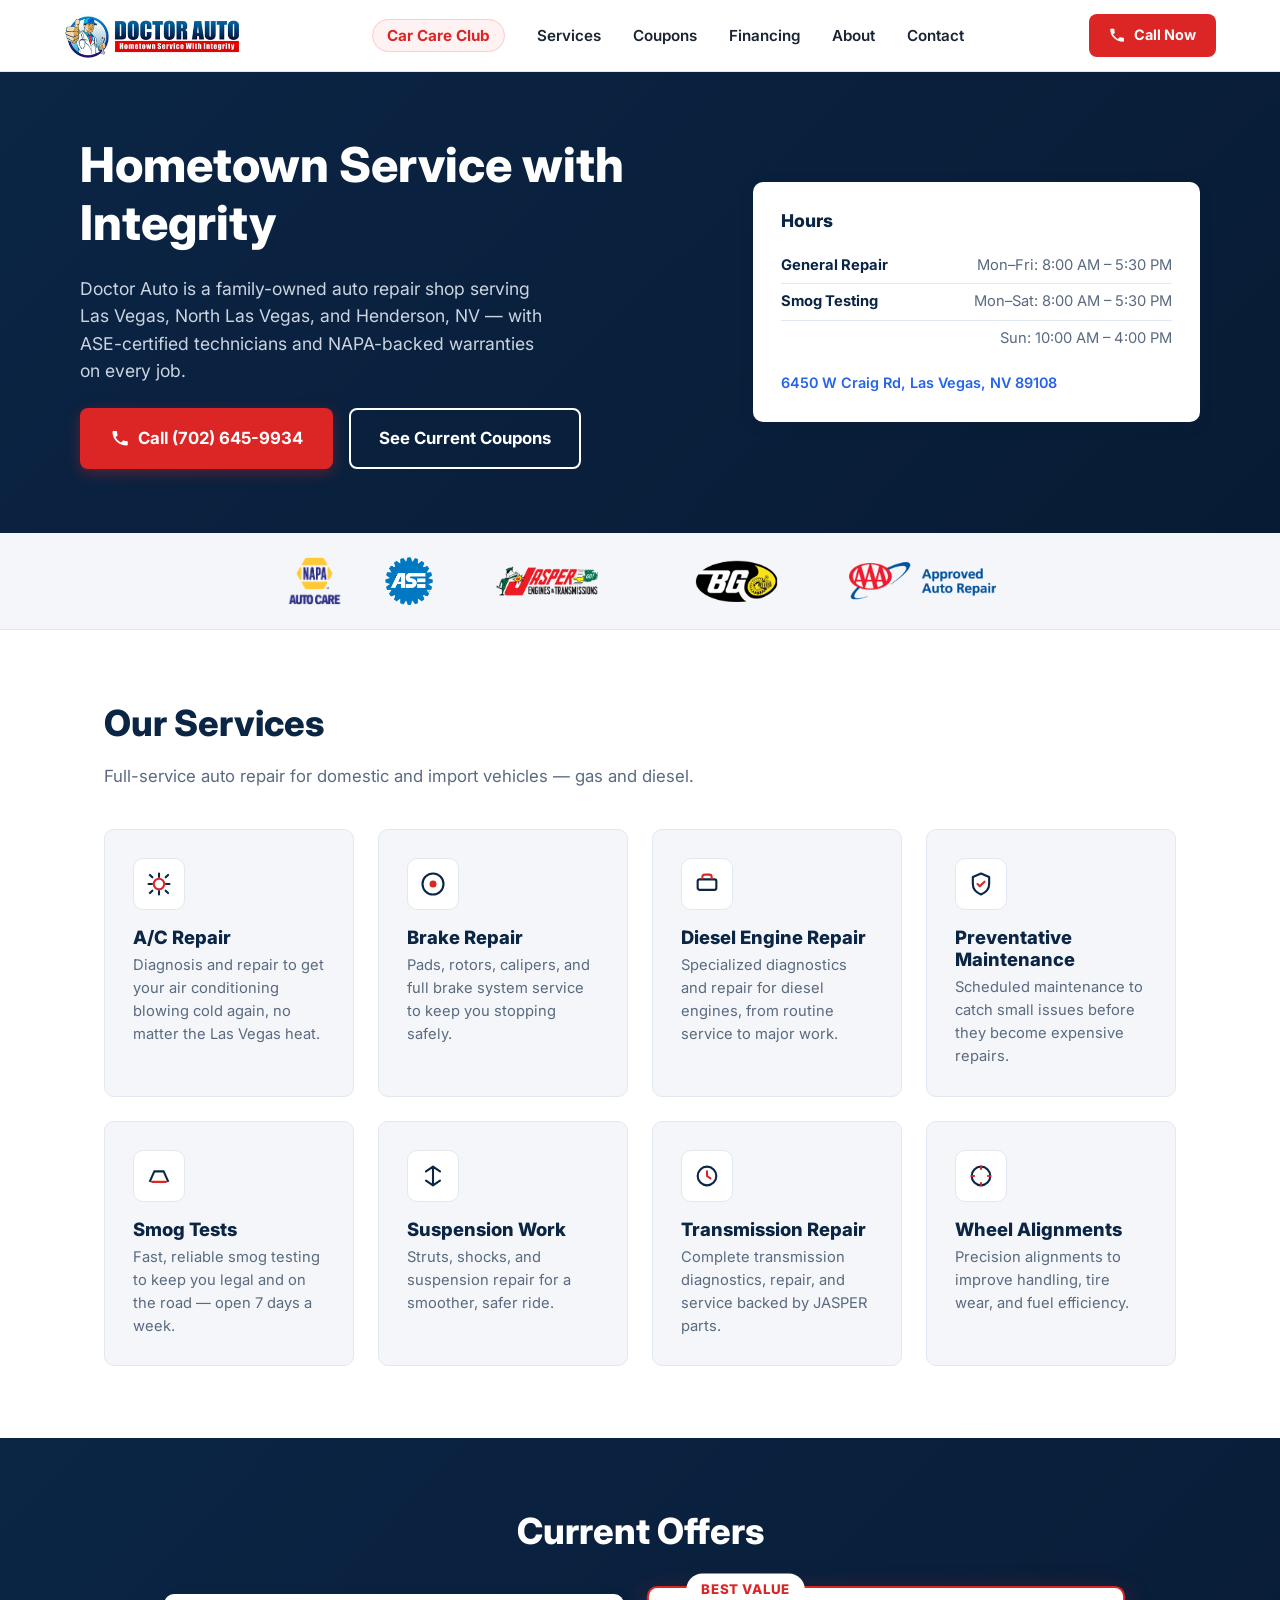
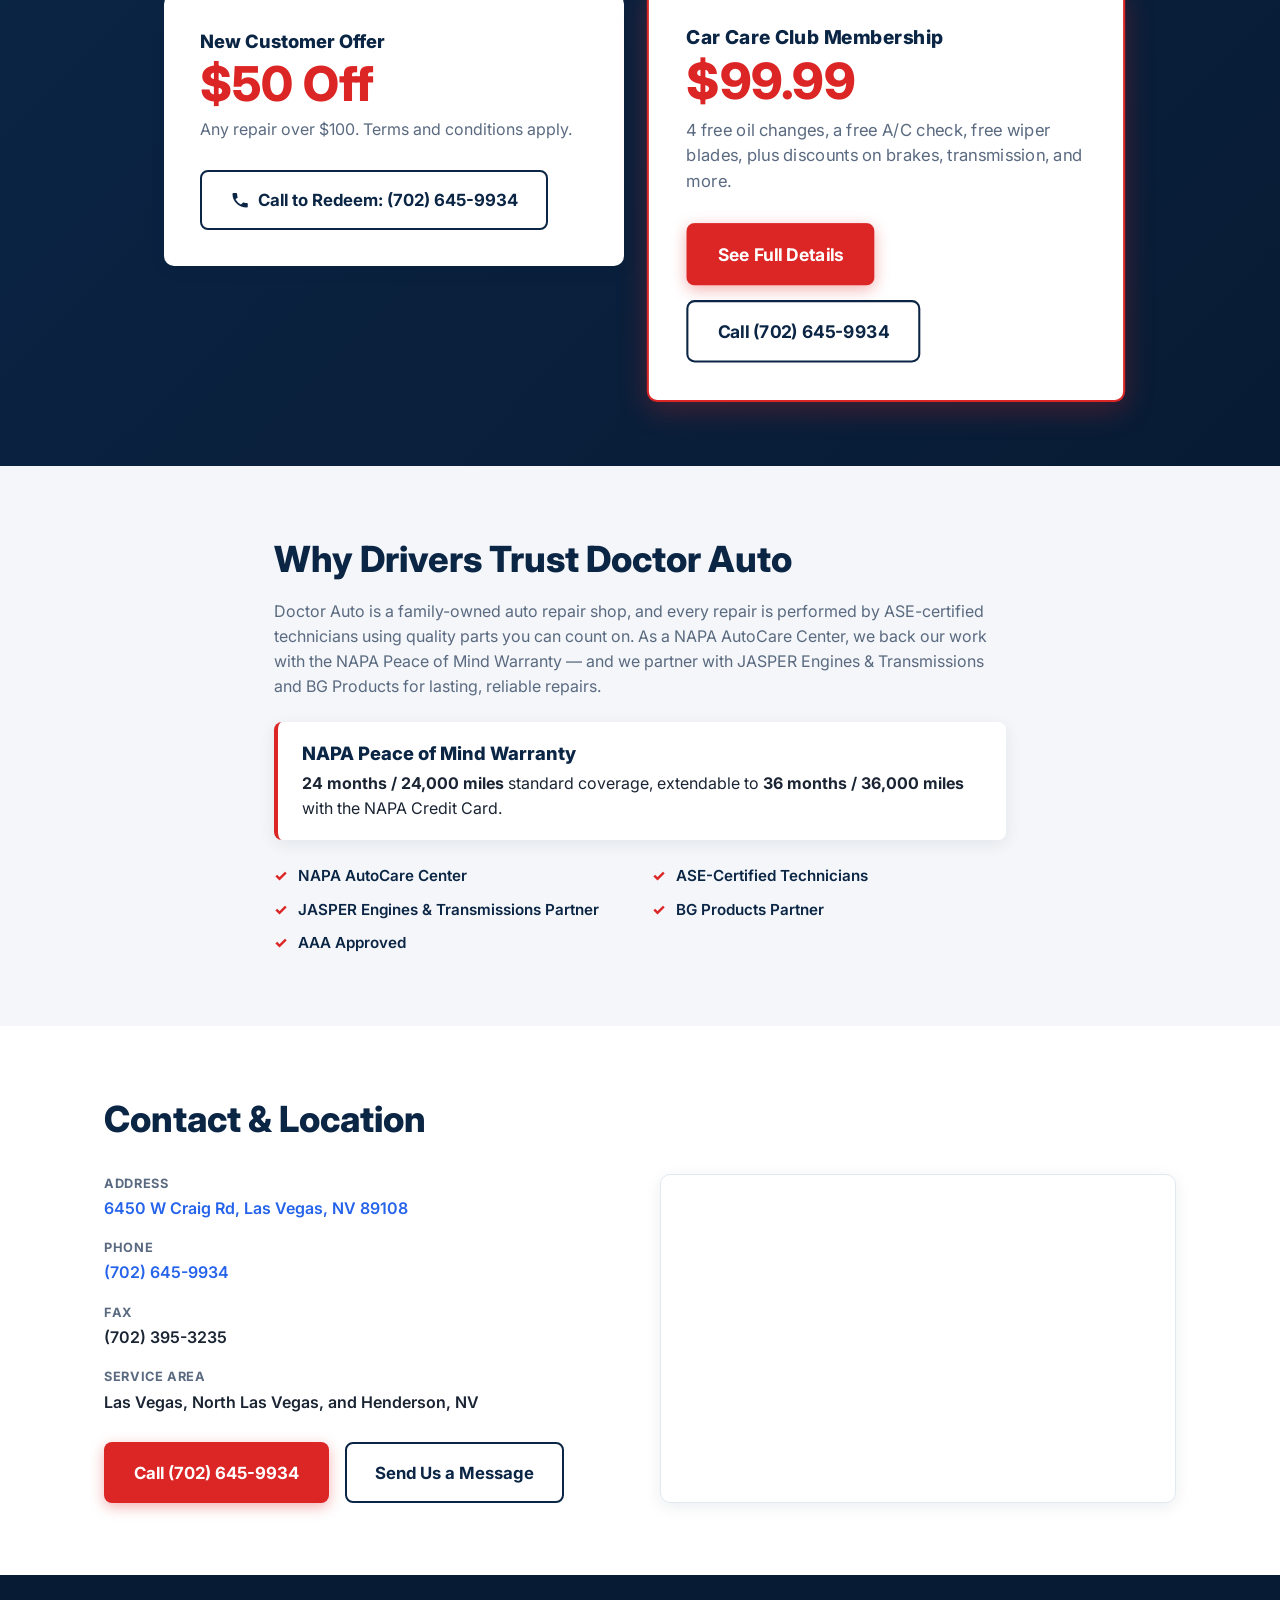
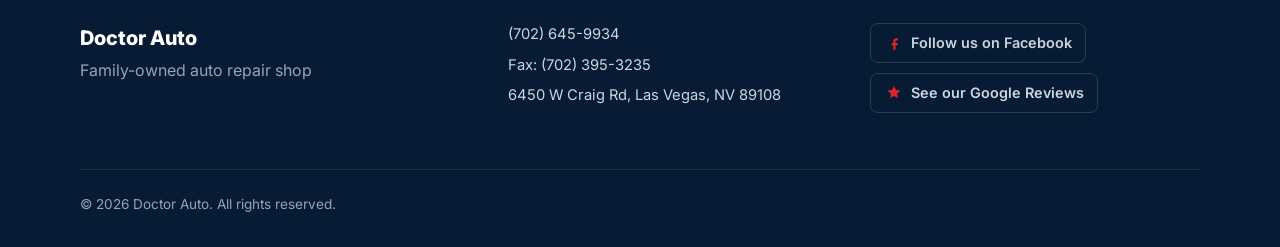
<file: index.html>
<!DOCTYPE html>
<html lang="en">
<head>
<meta charset="UTF-8">
<meta name="viewport" content="width=device-width, initial-scale=1.0">
<title>Doctor Auto | Auto Repair Las Vegas, NV</title>
<meta name="description" content="Doctor Auto is a family-owned auto repair shop in Las Vegas, NV serving Las Vegas, North Las Vegas, and Henderson. ASE-certified technicians, NAPA AutoCare Center. Brakes, transmissions, A/C, smog tests, and more.">
<meta name="theme-color" content="#0b2545">
<link rel="preconnect" href="https://fonts.googleapis.com">
<link rel="preconnect" href="https://fonts.gstatic.com" crossorigin>
<link href="https://fonts.googleapis.com/css2?family=Inter:wght@400;500;600;700;800&display=swap" rel="stylesheet">
<link rel="icon" href="assets/favicon.ico" sizes="any">
<link rel="icon" type="image/png" sizes="32x32" href="assets/favicon-32.png">
<link rel="icon" type="image/png" sizes="16x16" href="assets/favicon-16.png">
<link rel="apple-touch-icon" href="assets/favicon-180.png">
<link rel="stylesheet" href="styles.css">
</head>
<body>

<a class="skip-link" href="#main">Skip to content</a>

<header class="site-header" id="site-header">
  <div class="header-inner">
    <a href="#top" class="logo" aria-label="Doctor Auto home">
      <img src="assets/logo.png" alt="Doctor Auto - Hometown Service With Integrity" class="logo-img" width="350" height="84">
    </a>

    <nav class="main-nav" id="main-nav" aria-label="Primary">
      <ul>
        <li><a href="car-care-club.html" class="nav-highlight">Car Care Club</a></li>
        <li><a href="#services">Services</a></li>
        <li><a href="#coupons">Coupons</a></li>
        <li><a href="financing.html">Financing</a></li>
        <li><a href="#about">About</a></li>
        <li><a href="#contact">Contact</a></li>
      </ul>
    </nav>

    <div class="header-actions">
      <a class="btn btn-call" href="tel:+17026459934" aria-label="Call Doctor Auto now at (702) 645-9934">
        <svg aria-hidden="true" width="18" height="18" viewBox="0 0 24 24" fill="none"><path d="M6.6 10.8c1.4 2.8 3.8 5.2 6.6 6.6l2.2-2.2c.3-.3.7-.4 1.1-.3 1.2.4 2.5.6 3.8.6.6 0 1 .4 1 1V20c0 .6-.4 1-1 1C10.4 21 3 13.6 3 4.7c0-.6.4-1 1-1h3.5c.6 0 1 .4 1 1 0 1.3.2 2.6.6 3.8.1.4 0 .8-.3 1.1L6.6 10.8z" fill="currentColor"/></svg>
        <span>Call Now</span>
      </a>
      <button class="menu-toggle" id="menu-toggle" aria-label="Toggle navigation menu" aria-expanded="false" aria-controls="main-nav">
        <span></span><span></span><span></span>
      </button>
    </div>
  </div>
</header>

<main id="main">

  <!-- HERO -->
  <section class="hero" id="top">
    <div class="hero-inner">
      <div class="hero-copy">
        <h1>Hometown Service with Integrity</h1>
        <p class="hero-sub">Doctor Auto is a family-owned auto repair shop serving Las Vegas, North Las Vegas, and Henderson, NV &mdash; with ASE-certified technicians and NAPA-backed warranties on every job.</p>
        <div class="hero-cta">
          <a class="btn btn-primary btn-lg" href="tel:+17026459934">
            <svg aria-hidden="true" width="20" height="20" viewBox="0 0 24 24" fill="none"><path d="M6.6 10.8c1.4 2.8 3.8 5.2 6.6 6.6l2.2-2.2c.3-.3.7-.4 1.1-.3 1.2.4 2.5.6 3.8.6.6 0 1 .4 1 1V20c0 .6-.4 1-1 1C10.4 21 3 13.6 3 4.7c0-.6.4-1 1-1h3.5c.6 0 1 .4 1 1 0 1.3.2 2.6.6 3.8.1.4 0 .8-.3 1.1L6.6 10.8z" fill="currentColor"/></svg>
            Call (702) 645-9934
          </a>
          <a class="btn btn-outline-light btn-lg" href="#coupons">See Current Coupons</a>
        </div>
      </div>

      <aside class="hours-card" aria-label="Business hours">
        <h2>Hours</h2>
        <dl>
          <div class="hours-row">
            <dt>General Repair</dt>
            <dd>Mon&ndash;Fri: 8:00 AM &ndash; 5:30 PM</dd>
          </div>
          <div class="hours-row">
            <dt>Smog Testing</dt>
            <dd>Mon&ndash;Sat: 8:00 AM &ndash; 5:30 PM</dd>
          </div>
          <div class="hours-row">
            <dt></dt>
            <dd>Sun: 10:00 AM &ndash; 4:00 PM</dd>
          </div>
        </dl>
        <a class="hours-address" href="https://maps.google.com/?q=6450+W+Craig+Rd,+Las+Vegas,+NV+89108" target="_blank" rel="noopener noreferrer">
          6450 W Craig Rd, Las Vegas, NV 89108
        </a>
      </aside>
    </div>
  </section>

  <!-- TRUST BAR -->
  <section class="trust-bar" aria-label="Certifications and partners">
    <div class="trust-inner">
      <img src="assets/napa-autocare.png" alt="NAPA AutoCare Center" class="trust-logo">
      <img src="assets/ase-certified.png" alt="ASE Certified Technicians" class="trust-logo">
      <img src="assets/jasper-engines.png" alt="JASPER Engines &amp; Transmissions" class="trust-logo">
      <img src="assets/bg-fluids.png" alt="BG Products" class="trust-logo">
      <img src="assets/aaa-approved.png" alt="AAA Approved" class="trust-logo">
    </div>
  </section>

  <!-- SERVICES -->
  <section class="services" id="services">
    <div class="section-inner">
      <h2>Our Services</h2>
      <p class="section-lead">Full-service auto repair for domestic and import vehicles &mdash; gas and diesel.</p>

      <div class="services-grid">

        <article class="service-card">
          <span class="service-icon" aria-hidden="true">
            <svg width="28" height="28" viewBox="0 0 24 24" fill="none"><path d="M12 3v3M12 18v3M4.2 4.2l2.1 2.1M17.7 17.7l2.1 2.1M3 12h3M18 12h3M4.2 19.8l2.1-2.1M17.7 6.3l2.1-2.1" stroke="#0b2545" stroke-width="1.8" stroke-linecap="round"/><circle cx="12" cy="12" r="4.5" stroke="#dc2626" stroke-width="1.8"/></svg>
          </span>
          <h3>A/C Repair</h3>
          <p>Diagnosis and repair to get your air conditioning blowing cold again, no matter the Las Vegas heat.</p>
        </article>

        <article class="service-card">
          <span class="service-icon" aria-hidden="true">
            <svg width="28" height="28" viewBox="0 0 24 24" fill="none"><circle cx="12" cy="12" r="9" stroke="#0b2545" stroke-width="1.8"/><circle cx="12" cy="12" r="3" fill="#dc2626"/></svg>
          </span>
          <h3>Brake Repair</h3>
          <p>Pads, rotors, calipers, and full brake system service to keep you stopping safely.</p>
        </article>

        <article class="service-card">
          <span class="service-icon" aria-hidden="true">
            <svg width="28" height="28" viewBox="0 0 24 24" fill="none"><rect x="4" y="8" width="16" height="9" rx="1.5" stroke="#0b2545" stroke-width="1.8"/><path d="M8 8V6a2 2 0 0 1 2-2h4a2 2 0 0 1 2 2v2" stroke="#dc2626" stroke-width="1.8"/></svg>
          </span>
          <h3>Diesel Engine Repair</h3>
          <p>Specialized diagnostics and repair for diesel engines, from routine service to major work.</p>
        </article>

        <article class="service-card">
          <span class="service-icon" aria-hidden="true">
            <svg width="28" height="28" viewBox="0 0 24 24" fill="none"><path d="M12 3l7 3v6c0 5-3.5 7.5-7 9-3.5-1.5-7-4-7-9V6l7-3z" stroke="#0b2545" stroke-width="1.8" stroke-linejoin="round"/><path d="M9 12l2 2 4-4" stroke="#dc2626" stroke-width="1.8" stroke-linecap="round" stroke-linejoin="round"/></svg>
          </span>
          <h3>Preventative Maintenance</h3>
          <p>Scheduled maintenance to catch small issues before they become expensive repairs.</p>
        </article>

        <article class="service-card">
          <span class="service-icon" aria-hidden="true">
            <svg width="28" height="28" viewBox="0 0 24 24" fill="none"><path d="M4 17l4-9h8l4 9" stroke="#0b2545" stroke-width="1.8" stroke-linejoin="round"/><path d="M6 17h12" stroke="#dc2626" stroke-width="1.8" stroke-linecap="round"/></svg>
          </span>
          <h3>Smog Tests</h3>
          <p>Fast, reliable smog testing to keep you legal and on the road &mdash; open 7 days a week.</p>
        </article>

        <article class="service-card">
          <span class="service-icon" aria-hidden="true">
            <svg width="28" height="28" viewBox="0 0 24 24" fill="none"><path d="M12 4v16M6 8l6-4 6 4M6 16l6 4 6-4" stroke="#0b2545" stroke-width="1.8" stroke-linecap="round" stroke-linejoin="round"/></svg>
          </span>
          <h3>Suspension Work</h3>
          <p>Struts, shocks, and suspension repair for a smoother, safer ride.</p>
        </article>

        <article class="service-card">
          <span class="service-icon" aria-hidden="true">
            <svg width="28" height="28" viewBox="0 0 24 24" fill="none"><circle cx="12" cy="12" r="8" stroke="#0b2545" stroke-width="1.8"/><path d="M12 8v4l3 2" stroke="#dc2626" stroke-width="1.8" stroke-linecap="round"/></svg>
          </span>
          <h3>Transmission Repair</h3>
          <p>Complete transmission diagnostics, repair, and service backed by JASPER parts.</p>
        </article>

        <article class="service-card">
          <span class="service-icon" aria-hidden="true">
            <svg width="28" height="28" viewBox="0 0 24 24" fill="none"><circle cx="12" cy="12" r="8" stroke="#0b2545" stroke-width="1.8"/><path d="M12 4v2M12 18v2M4 12h2M18 12h2" stroke="#dc2626" stroke-width="1.8" stroke-linecap="round"/></svg>
          </span>
          <h3>Wheel Alignments</h3>
          <p>Precision alignments to improve handling, tire wear, and fuel efficiency.</p>
        </article>

      </div>
    </div>
  </section>

  <!-- PROMO -->
  <section class="promo" id="coupons">
    <div class="promo-inner">
      <h2>Current Offers</h2>

      <div class="promo-grid">

        <article class="promo-card">
          <h3>New Customer Offer</h3>
          <p class="promo-amount">$50 Off</p>
          <p class="promo-detail">Any repair over $100. Terms and conditions apply.</p>
          <a class="btn btn-outline btn-lg" href="tel:+17026459934">
            <svg aria-hidden="true" width="20" height="20" viewBox="0 0 24 24" fill="none"><path d="M6.6 10.8c1.4 2.8 3.8 5.2 6.6 6.6l2.2-2.2c.3-.3.7-.4 1.1-.3 1.2.4 2.5.6 3.8.6.6 0 1 .4 1 1V20c0 .6-.4 1-1 1C10.4 21 3 13.6 3 4.7c0-.6.4-1 1-1h3.5c.6 0 1 .4 1 1 0 1.3.2 2.6.6 3.8.1.4 0 .8-.3 1.1L6.6 10.8z" fill="currentColor"/></svg>
            Call to Redeem: (702) 645-9934
          </a>
        </article>

        <article class="promo-card promo-card-featured">
          <span class="promo-badge">Best Value</span>
          <h3>Car Care Club Membership</h3>
          <p class="promo-amount">$99.99</p>
          <p class="promo-detail">4 free oil changes, a free A/C check, free wiper blades, plus discounts on brakes, transmission, and more.</p>
          <div class="promo-card-actions">
            <a class="btn btn-primary btn-lg" href="car-care-club.html">See Full Details</a>
            <a class="btn btn-outline btn-lg" href="tel:+17026459934">Call (702) 645-9934</a>
          </div>
        </article>

      </div>
    </div>
  </section>

  <!-- ABOUT -->
  <section class="about" id="about">
    <div class="section-inner about-inner">
      <div class="about-copy">
        <h2>Why Drivers Trust Doctor Auto</h2>
        <p>Doctor Auto is a family-owned auto repair shop, and every repair is performed by ASE-certified technicians using quality parts you can count on. As a NAPA AutoCare Center, we back our work with the NAPA Peace of Mind Warranty &mdash; and we partner with JASPER Engines &amp; Transmissions and BG Products for lasting, reliable repairs.</p>

        <div class="warranty-callout">
          <h3>NAPA Peace of Mind Warranty</h3>
          <p><strong>24 months / 24,000 miles</strong> standard coverage, extendable to <strong>36 months / 36,000 miles</strong> with the NAPA Credit Card.</p>
        </div>

        <ul class="credential-list">
          <li>NAPA AutoCare Center</li>
          <li>ASE-Certified Technicians</li>
          <li>JASPER Engines &amp; Transmissions Partner</li>
          <li>BG Products Partner</li>
          <li>AAA Approved</li>
        </ul>
      </div>
    </div>
  </section>

  <!-- CONTACT -->
  <section class="contact" id="contact">
    <div class="section-inner">
      <h2>Contact &amp; Location</h2>
      <div class="contact-grid">
        <div class="contact-info">
          <ul class="contact-list">
            <li>
              <span class="contact-label">Address</span>
              <a href="https://maps.google.com/?q=6450+W+Craig+Rd,+Las+Vegas,+NV+89108" target="_blank" rel="noopener noreferrer">6450 W Craig Rd, Las Vegas, NV 89108</a>
            </li>
            <li>
              <span class="contact-label">Phone</span>
              <a href="tel:+17026459934">(702) 645-9934</a>
            </li>
            <li>
              <span class="contact-label">Fax</span>
              <span>(702) 395-3235</span>
            </li>
            <li>
              <span class="contact-label">Service Area</span>
              <span>Las Vegas, North Las Vegas, and Henderson, NV</span>
            </li>
          </ul>

          <div class="contact-cta-row">
            <a class="btn btn-primary btn-lg" href="tel:+17026459934">Call (702) 645-9934</a>
            <a class="btn btn-outline btn-lg" href="contact.html">Send Us a Message</a>
          </div>
        </div>

        <div class="map-wrap">
          <iframe
            title="Map showing Doctor Auto location at 6450 W Craig Rd, Las Vegas, NV 89108"
            src="https://www.google.com/maps?q=6450+W+Craig+Rd,+Las+Vegas,+NV+89108&output=embed"
            width="100%" height="100%" style="border:0;" allowfullscreen="" loading="lazy"
            referrerpolicy="no-referrer-when-downgrade">
          </iframe>
        </div>
      </div>
    </div>
  </section>

</main>

<footer class="site-footer">
  <div class="footer-inner">
    <div class="footer-brand">
      <span class="logo-text">Doctor Auto</span>
      <p>Family-owned auto repair shop</p>
    </div>
    <ul class="footer-contact">
      <li><a href="tel:+17026459934">(702) 645-9934</a></li>
      <li>Fax: (702) 395-3235</li>
      <li><a href="https://maps.google.com/?q=6450+W+Craig+Rd,+Las+Vegas,+NV+89108" target="_blank" rel="noopener noreferrer">6450 W Craig Rd, Las Vegas, NV 89108</a></li>
    </ul>
    <ul class="footer-social" aria-label="Doctor Auto on social media">
      <li>
        <a href="https://www.facebook.com/DrAutoCraigRd" target="_blank" rel="noopener noreferrer" aria-label="Doctor Auto on Facebook">
          <svg aria-hidden="true" width="18" height="18" viewBox="0 0 24 24" fill="none"><path d="M15 8.5h2V5.5h-2c-2.2 0-4 1.8-4 4V12H9v3h2v6h3v-6h2.3l.7-3H14v-2c0-.6.4-1.5 1-1.5z" fill="currentColor"/></svg>
          Follow us on Facebook
        </a>
      </li>
      <li>
        <a href="https://www.google.com/search?q=Doctor+Auto+Las+Vegas+Reviews" target="_blank" rel="noopener noreferrer" aria-label="Doctor Auto reviews on Google">
          <svg aria-hidden="true" width="18" height="18" viewBox="0 0 24 24" fill="none"><path d="M12 2.5l2.6 5.4 5.9.8-4.3 4.2 1 5.9L12 15.9l-5.2 2.9 1-5.9-4.3-4.2 5.9-.8L12 2.5z" fill="currentColor"/></svg>
          See our Google Reviews
        </a>
      </li>
    </ul>
    <p class="footer-copy">&copy; <span id="year"></span> Doctor Auto. All rights reserved.</p>
  </div>
</footer>

<script src="script.js"></script>
</body>
</html>
</file>
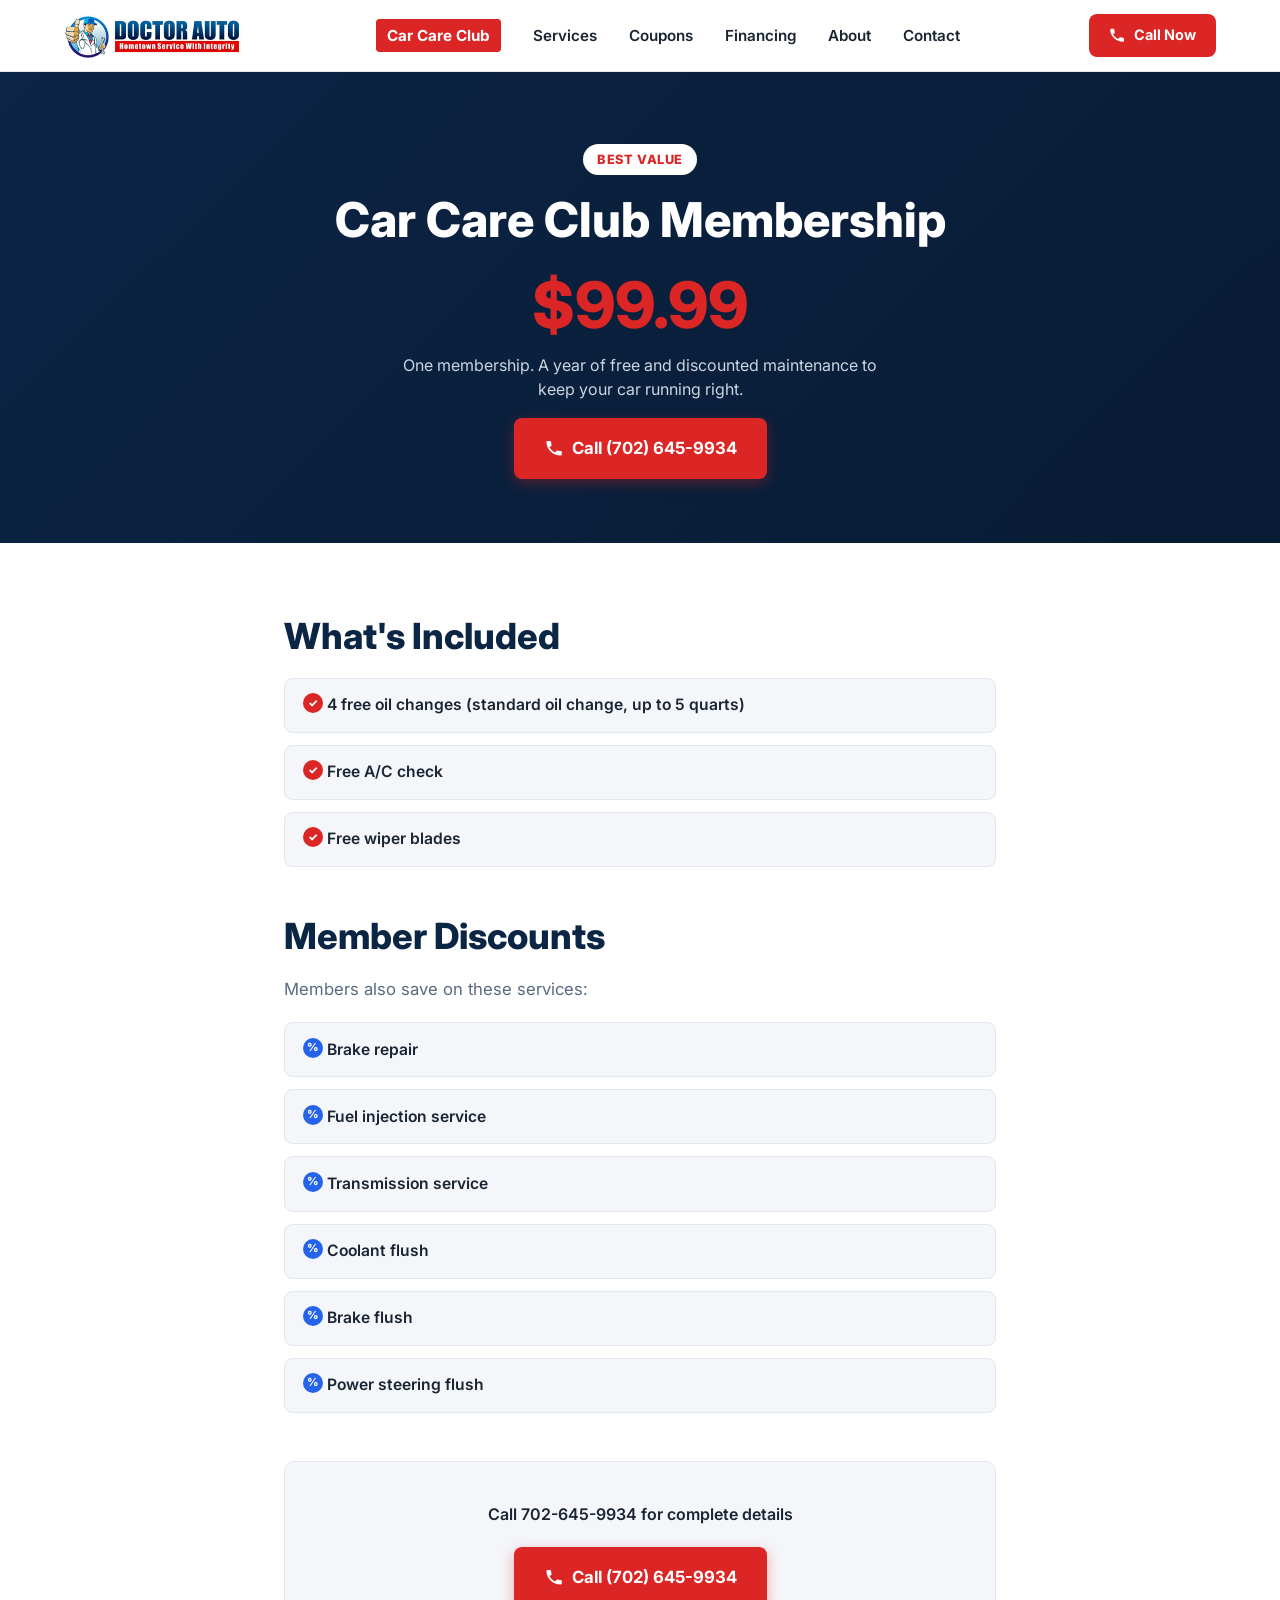
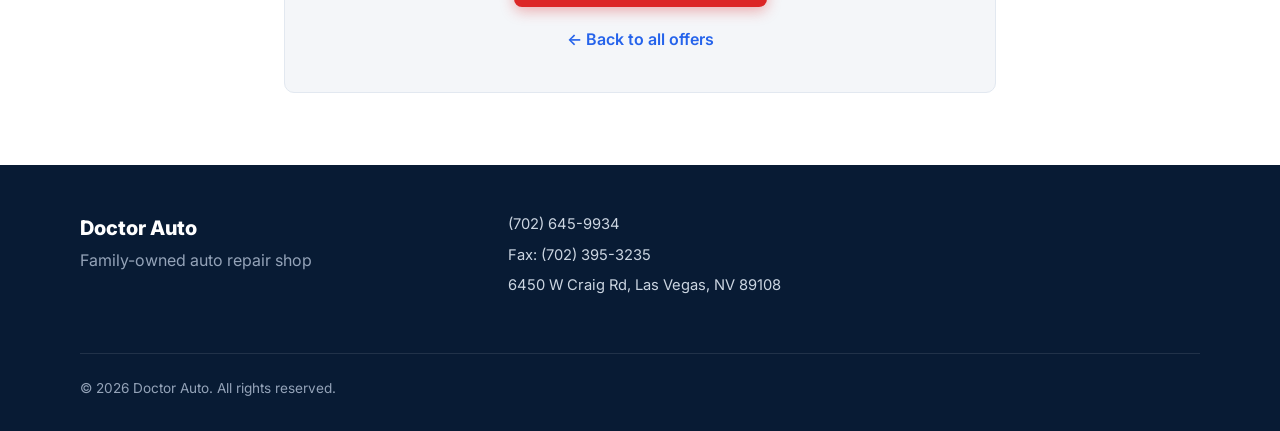
<file: car-care-club.html>
<!DOCTYPE html>
<html lang="en">
<head>
<meta charset="UTF-8">
<meta name="viewport" content="width=device-width, initial-scale=1.0">
<title>Car Care Club Membership | Doctor Auto | Las Vegas, NV</title>
<meta name="description" content="Join the Doctor Auto Car Care Club for $99.99: 4 free oil changes, a free A/C check, free wiper blades, and discounts on brake, transmission, coolant, and power steering service in Las Vegas, NV.">
<meta name="theme-color" content="#0b2545">
<link rel="preconnect" href="https://fonts.googleapis.com">
<link rel="preconnect" href="https://fonts.gstatic.com" crossorigin>
<link href="https://fonts.googleapis.com/css2?family=Inter:wght@400;500;600;700;800&display=swap" rel="stylesheet">
<link rel="icon" href="assets/favicon.ico" sizes="any">
<link rel="icon" type="image/png" sizes="32x32" href="assets/favicon-32.png">
<link rel="icon" type="image/png" sizes="16x16" href="assets/favicon-16.png">
<link rel="apple-touch-icon" href="assets/favicon-180.png">
<link rel="stylesheet" href="styles.css">
</head>
<body>

<a class="skip-link" href="#main">Skip to content</a>

<header class="site-header" id="site-header">
  <div class="header-inner">
    <a href="index.html" class="logo" aria-label="Doctor Auto home">
      <img src="assets/logo.png" alt="Doctor Auto - Hometown Service With Integrity" class="logo-img" width="350" height="84">
    </a>

    <nav class="main-nav" id="main-nav" aria-label="Primary">
      <ul>
        <li><a href="car-care-club.html" class="nav-highlight nav-current" aria-current="page">Car Care Club</a></li>
        <li><a href="index.html#services">Services</a></li>
        <li><a href="index.html#coupons">Coupons</a></li>
        <li><a href="financing.html">Financing</a></li>
        <li><a href="index.html#about">About</a></li>
        <li><a href="index.html#contact">Contact</a></li>
      </ul>
    </nav>

    <div class="header-actions">
      <a class="btn btn-call" href="tel:+17026459934" aria-label="Call Doctor Auto now at (702) 645-9934">
        <svg aria-hidden="true" width="18" height="18" viewBox="0 0 24 24" fill="none"><path d="M6.6 10.8c1.4 2.8 3.8 5.2 6.6 6.6l2.2-2.2c.3-.3.7-.4 1.1-.3 1.2.4 2.5.6 3.8.6.6 0 1 .4 1 1V20c0 .6-.4 1-1 1C10.4 21 3 13.6 3 4.7c0-.6.4-1 1-1h3.5c.6 0 1 .4 1 1 0 1.3.2 2.6.6 3.8.1.4 0 .8-.3 1.1L6.6 10.8z" fill="currentColor"/></svg>
        <span>Call Now</span>
      </a>
      <button class="menu-toggle" id="menu-toggle" aria-label="Toggle navigation menu" aria-expanded="false" aria-controls="main-nav">
        <span></span><span></span><span></span>
      </button>
    </div>
  </div>
</header>

<main id="main">

  <!-- CLUB HERO -->
  <section class="club-hero">
    <div class="club-hero-inner">
      <span class="promo-badge">Best Value</span>
      <h1>Car Care Club Membership</h1>
      <p class="club-hero-price">$99.99</p>
      <p class="club-hero-sub">One membership. A year of free and discounted maintenance to keep your car running right.</p>
      <a class="btn btn-primary btn-lg" href="tel:+17026459934">
        <svg aria-hidden="true" width="20" height="20" viewBox="0 0 24 24" fill="none"><path d="M6.6 10.8c1.4 2.8 3.8 5.2 6.6 6.6l2.2-2.2c.3-.3.7-.4 1.1-.3 1.2.4 2.5.6 3.8.6.6 0 1 .4 1 1V20c0 .6-.4 1-1 1C10.4 21 3 13.6 3 4.7c0-.6.4-1 1-1h3.5c.6 0 1 .4 1 1 0 1.3.2 2.6.6 3.8.1.4 0 .8-.3 1.1L6.6 10.8z" fill="currentColor"/></svg>
        Call (702) 645-9934
      </a>
    </div>
  </section>

  <!-- CLUB DETAILS -->
  <section class="club-details">
    <div class="section-inner club-details-inner">

      <div class="club-block">
        <h2>What's Included</h2>
        <ul class="club-list club-list-check">
          <li>4 free oil changes (standard oil change, up to 5 quarts)</li>
          <li>Free A/C check</li>
          <li>Free wiper blades</li>
        </ul>
      </div>

      <div class="club-block">
        <h2>Member Discounts</h2>
        <p class="section-lead">Members also save on these services:</p>
        <ul class="club-list club-list-discount">
          <li>Brake repair</li>
          <li>Fuel injection service</li>
          <li>Transmission service</li>
          <li>Coolant flush</li>
          <li>Brake flush</li>
          <li>Power steering flush</li>
        </ul>
      </div>

      <div class="club-cta">
        <p class="club-cta-text">Call 702-645-9934 for complete details</p>
        <a class="btn btn-primary btn-lg" href="tel:+17026459934">
          <svg aria-hidden="true" width="20" height="20" viewBox="0 0 24 24" fill="none"><path d="M6.6 10.8c1.4 2.8 3.8 5.2 6.6 6.6l2.2-2.2c.3-.3.7-.4 1.1-.3 1.2.4 2.5.6 3.8.6.6 0 1 .4 1 1V20c0 .6-.4 1-1 1C10.4 21 3 13.6 3 4.7c0-.6.4-1 1-1h3.5c.6 0 1 .4 1 1 0 1.3.2 2.6.6 3.8.1.4 0 .8-.3 1.1L6.6 10.8z" fill="currentColor"/></svg>
          Call (702) 645-9934
        </a>
        <a class="club-back-link" href="index.html#coupons">&larr; Back to all offers</a>
      </div>

    </div>
  </section>

</main>

<footer class="site-footer">
  <div class="footer-inner">
    <div class="footer-brand">
      <span class="logo-text">Doctor Auto</span>
      <p>Family-owned auto repair shop</p>
    </div>
    <ul class="footer-contact">
      <li><a href="tel:+17026459934">(702) 645-9934</a></li>
      <li>Fax: (702) 395-3235</li>
      <li><a href="https://maps.google.com/?q=6450+W+Craig+Rd,+Las+Vegas,+NV+89108" target="_blank" rel="noopener noreferrer">6450 W Craig Rd, Las Vegas, NV 89108</a></li>
    </ul>
    <p class="footer-copy">&copy; <span id="year"></span> Doctor Auto. All rights reserved.</p>
  </div>
</footer>

<script src="script.js"></script>
</body>
</html>
</file>
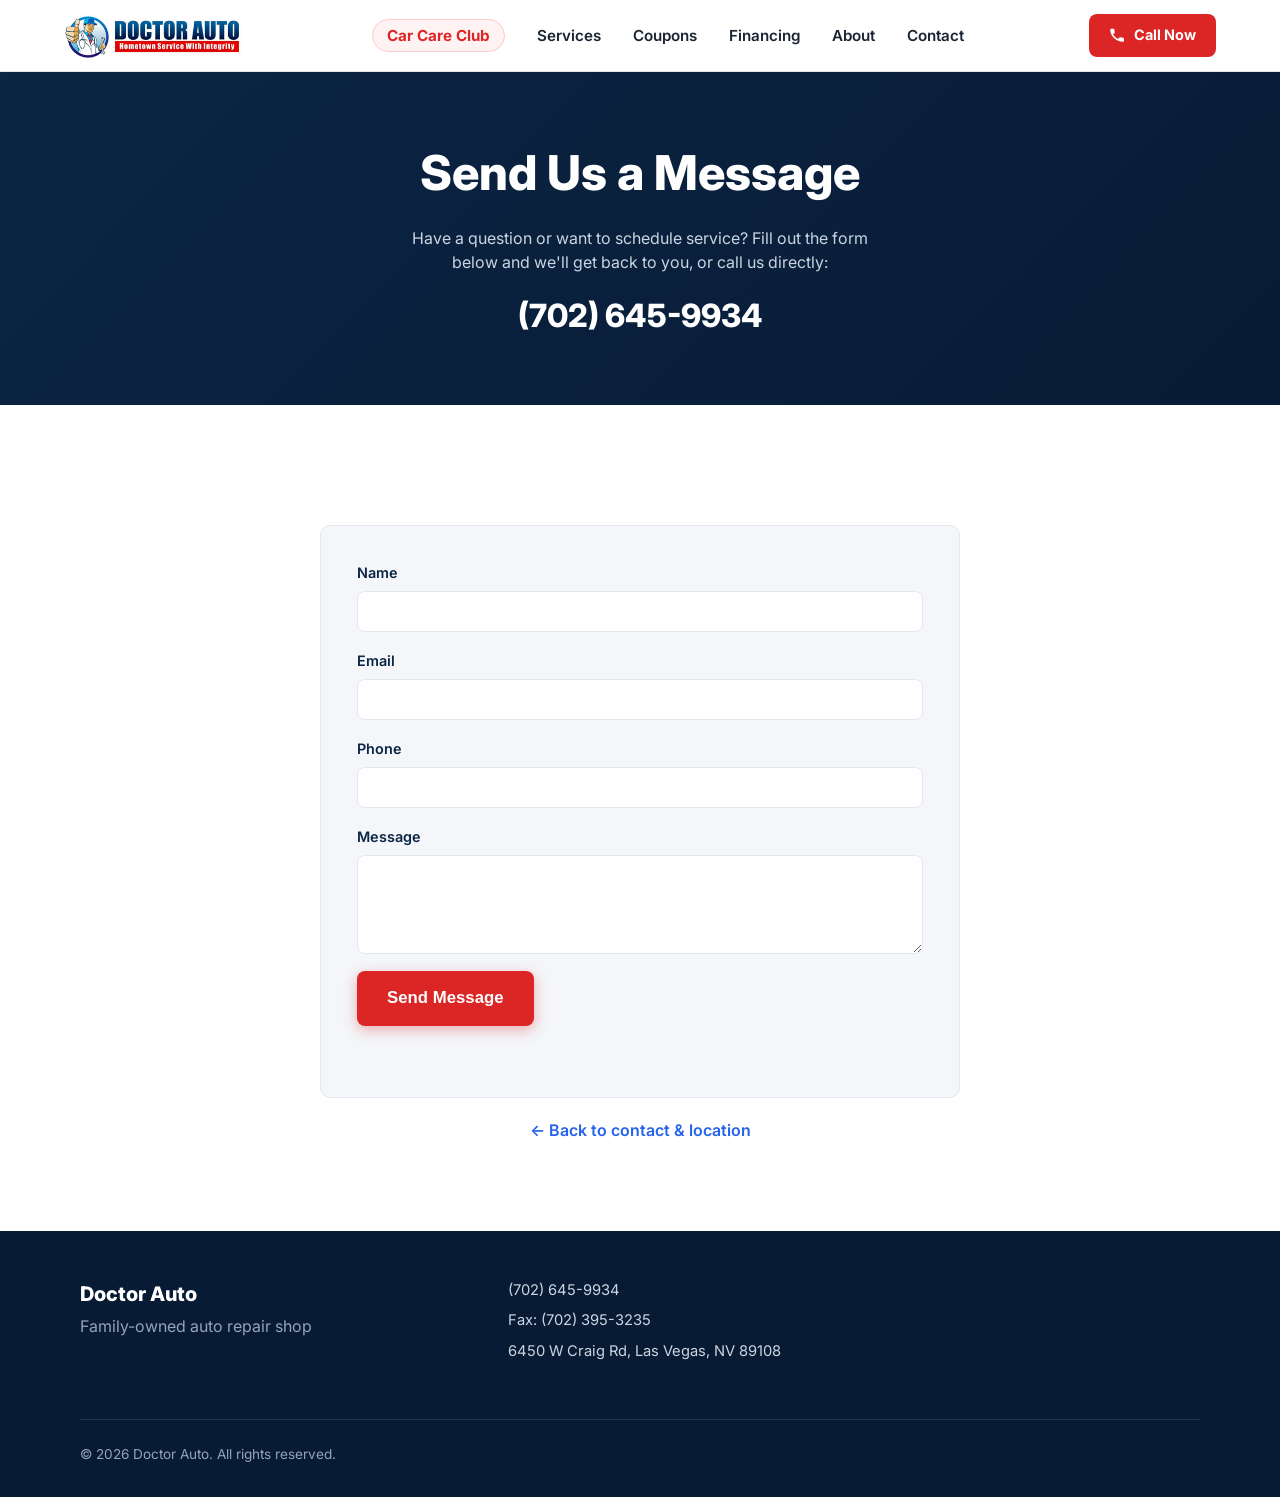
<file: contact.html>
<!DOCTYPE html>
<html lang="en">
<head>
<meta charset="UTF-8">
<meta name="viewport" content="width=device-width, initial-scale=1.0">
<title>Contact Us | Doctor Auto | Las Vegas, NV</title>
<meta name="description" content="Send Doctor Auto a message online, or call (702) 645-9934. Family-owned auto repair shop serving Las Vegas, North Las Vegas, and Henderson, NV.">
<meta name="theme-color" content="#0b2545">
<link rel="preconnect" href="https://fonts.googleapis.com">
<link rel="preconnect" href="https://fonts.gstatic.com" crossorigin>
<link href="https://fonts.googleapis.com/css2?family=Inter:wght@400;500;600;700;800&display=swap" rel="stylesheet">
<link rel="icon" href="assets/favicon.ico" sizes="any">
<link rel="icon" type="image/png" sizes="32x32" href="assets/favicon-32.png">
<link rel="icon" type="image/png" sizes="16x16" href="assets/favicon-16.png">
<link rel="apple-touch-icon" href="assets/favicon-180.png">
<link rel="stylesheet" href="styles.css">
</head>
<body>

<a class="skip-link" href="#main">Skip to content</a>

<header class="site-header" id="site-header">
  <div class="header-inner">
    <a href="index.html" class="logo" aria-label="Doctor Auto home">
      <img src="assets/logo.png" alt="Doctor Auto - Hometown Service With Integrity" class="logo-img" width="350" height="84">
    </a>

    <nav class="main-nav" id="main-nav" aria-label="Primary">
      <ul>
        <li><a href="car-care-club.html" class="nav-highlight">Car Care Club</a></li>
        <li><a href="index.html#services">Services</a></li>
        <li><a href="index.html#coupons">Coupons</a></li>
        <li><a href="financing.html">Financing</a></li>
        <li><a href="index.html#about">About</a></li>
        <li><a href="index.html#contact">Contact</a></li>
      </ul>
    </nav>

    <div class="header-actions">
      <a class="btn btn-call" href="tel:+17026459934" aria-label="Call Doctor Auto now at (702) 645-9934">
        <svg aria-hidden="true" width="18" height="18" viewBox="0 0 24 24" fill="none"><path d="M6.6 10.8c1.4 2.8 3.8 5.2 6.6 6.6l2.2-2.2c.3-.3.7-.4 1.1-.3 1.2.4 2.5.6 3.8.6.6 0 1 .4 1 1V20c0 .6-.4 1-1 1C10.4 21 3 13.6 3 4.7c0-.6.4-1 1-1h3.5c.6 0 1 .4 1 1 0 1.3.2 2.6.6 3.8.1.4 0 .8-.3 1.1L6.6 10.8z" fill="currentColor"/></svg>
        <span>Call Now</span>
      </a>
      <button class="menu-toggle" id="menu-toggle" aria-label="Toggle navigation menu" aria-expanded="false" aria-controls="main-nav">
        <span></span><span></span><span></span>
      </button>
    </div>
  </div>
</header>

<main id="main">

  <!-- CONTACT HERO -->
  <section class="club-hero">
    <div class="club-hero-inner">
      <h1>Send Us a Message</h1>
      <p class="club-hero-sub">Have a question or want to schedule service? Fill out the form below and we'll get back to you, or call us directly:</p>
      <a class="club-hero-phone" href="tel:+17026459934">(702) 645-9934</a>
    </div>
  </section>

  <!-- CONTACT FORM -->
  <section class="club-details">
    <div class="section-inner club-details-inner">

      <div class="contact-form-wrap">
        <form id="contact-form" class="contact-form" action="https://formspree.io/f/xaewrjky" method="POST">
          <div class="form-row">
            <label for="cf-name">Name</label>
            <input type="text" id="cf-name" name="name" required autocomplete="name">
          </div>
          <div class="form-row">
            <label for="cf-email">Email</label>
            <input type="email" id="cf-email" name="email" required autocomplete="email">
          </div>
          <div class="form-row">
            <label for="cf-phone">Phone</label>
            <input type="tel" id="cf-phone" name="phone" autocomplete="tel">
          </div>
          <div class="form-row">
            <label for="cf-message">Message</label>
            <textarea id="cf-message" name="message" rows="4" required></textarea>
          </div>

          <div class="form-honeypot" aria-hidden="true">
            <label for="cf-company">Company</label>
            <input type="text" id="cf-company" name="_gotcha" tabindex="-1" autocomplete="off">
          </div>

          <button type="submit" class="btn btn-primary btn-lg">Send Message</button>
          <p id="form-status" class="form-status" role="status" aria-live="polite"></p>
        </form>
      </div>

      <p class="club-back-link-wrap"><a class="club-back-link" href="index.html#contact">&larr; Back to contact &amp; location</a></p>

    </div>
  </section>

</main>

<footer class="site-footer">
  <div class="footer-inner">
    <div class="footer-brand">
      <span class="logo-text">Doctor Auto</span>
      <p>Family-owned auto repair shop</p>
    </div>
    <ul class="footer-contact">
      <li><a href="tel:+17026459934">(702) 645-9934</a></li>
      <li>Fax: (702) 395-3235</li>
      <li><a href="https://maps.google.com/?q=6450+W+Craig+Rd,+Las+Vegas,+NV+89108" target="_blank" rel="noopener noreferrer">6450 W Craig Rd, Las Vegas, NV 89108</a></li>
    </ul>
    <p class="footer-copy">&copy; <span id="year"></span> Doctor Auto. All rights reserved.</p>
  </div>
</footer>

<script src="script.js"></script>
</body>
</html>
</file>
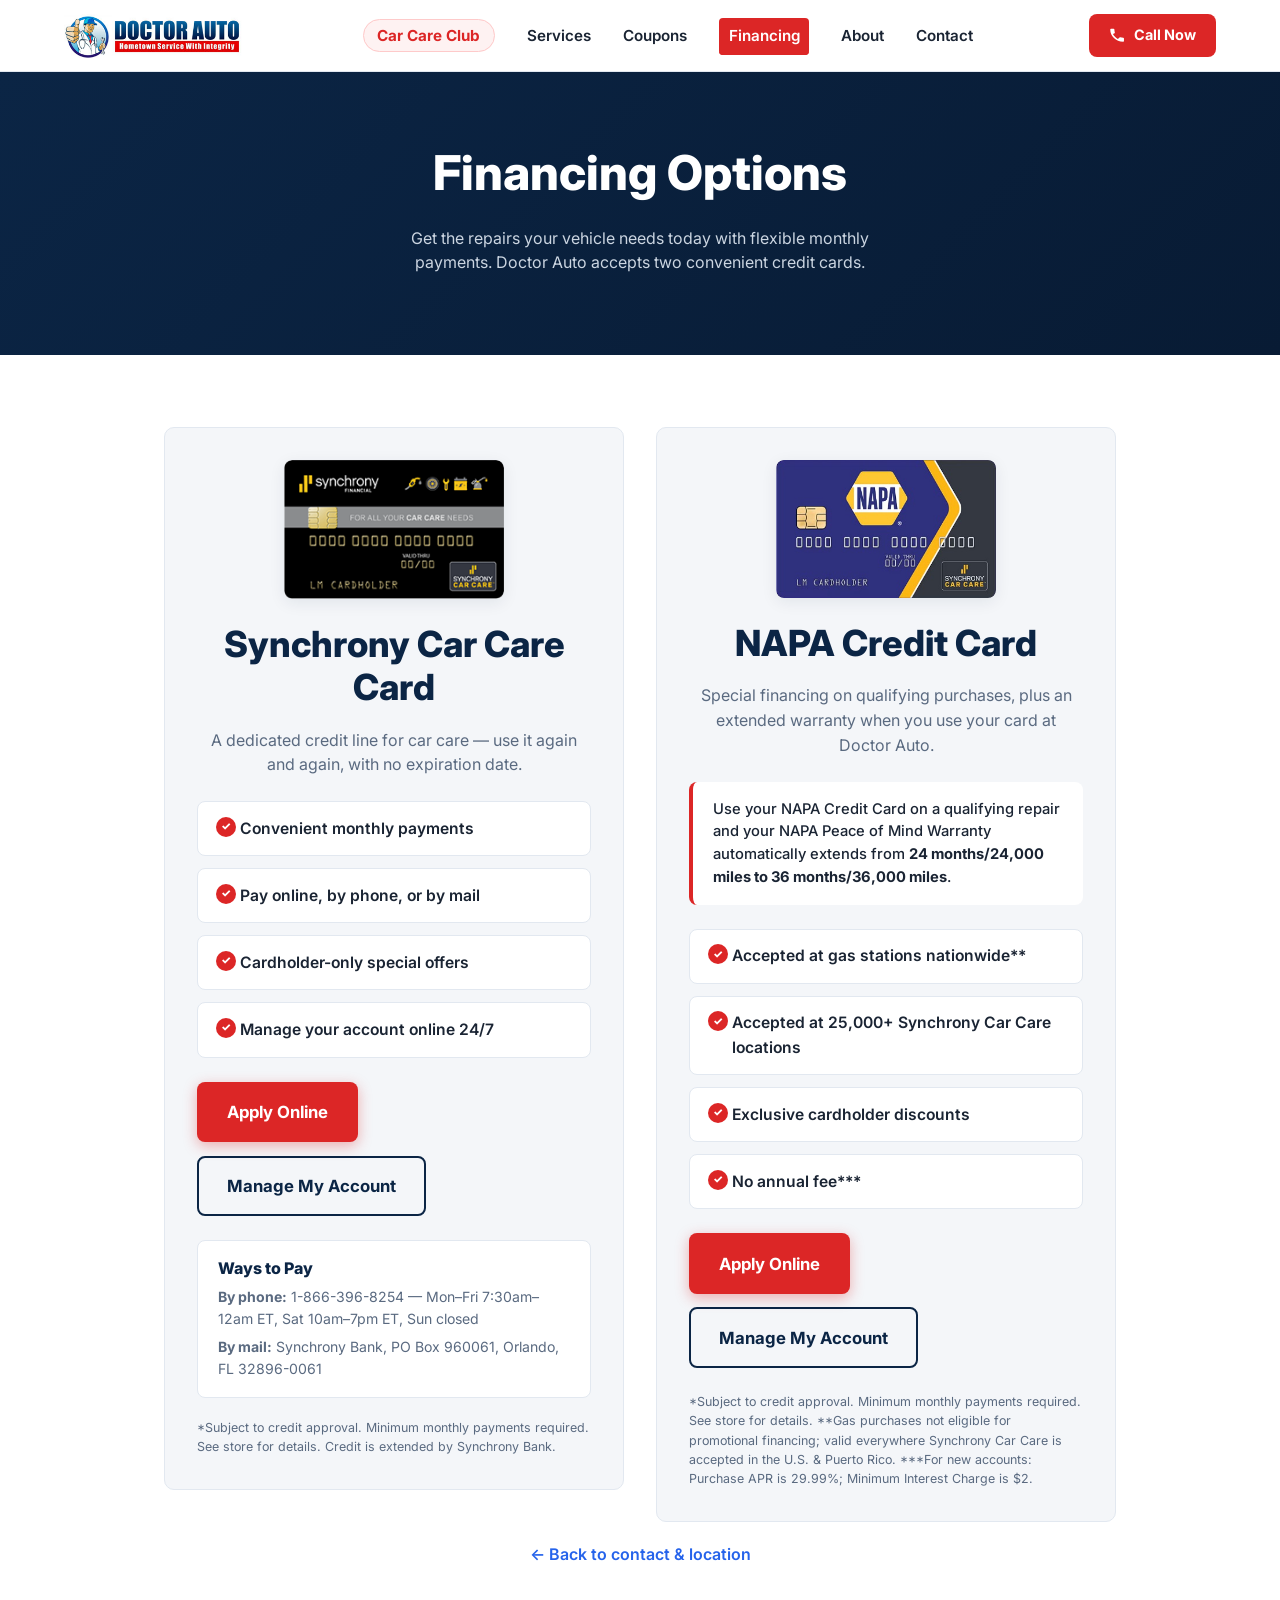
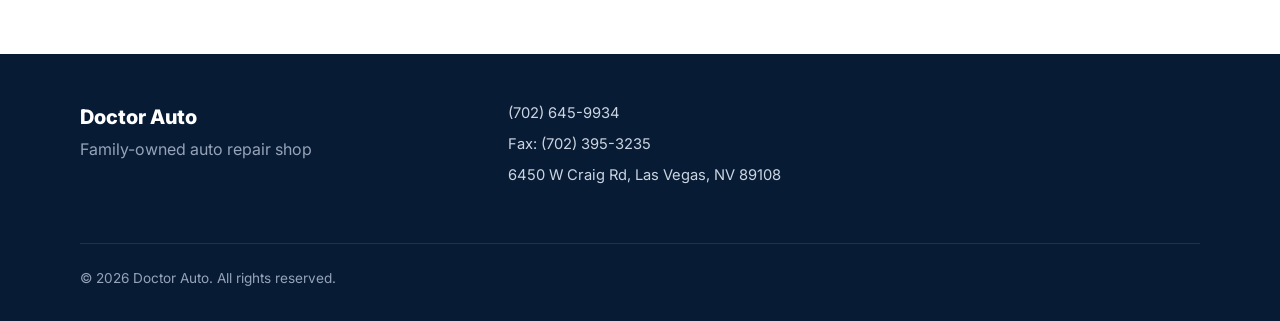
<file: financing.html>
<!DOCTYPE html>
<html lang="en">
<head>
<meta charset="UTF-8">
<meta name="viewport" content="width=device-width, initial-scale=1.0">
<title>Financing | Doctor Auto | Las Vegas, NV</title>
<meta name="description" content="Finance your repair at Doctor Auto with the Synchrony Car Care Card or the NAPA Credit Card. Apply online, manage your account, and extend your NAPA warranty to 36 months.">
<meta name="theme-color" content="#0b2545">
<link rel="preconnect" href="https://fonts.googleapis.com">
<link rel="preconnect" href="https://fonts.gstatic.com" crossorigin>
<link href="https://fonts.googleapis.com/css2?family=Inter:wght@400;500;600;700;800&display=swap" rel="stylesheet">
<link rel="icon" href="assets/favicon.ico" sizes="any">
<link rel="icon" type="image/png" sizes="32x32" href="assets/favicon-32.png">
<link rel="icon" type="image/png" sizes="16x16" href="assets/favicon-16.png">
<link rel="apple-touch-icon" href="assets/favicon-180.png">
<link rel="stylesheet" href="styles.css">
</head>
<body>

<a class="skip-link" href="#main">Skip to content</a>

<header class="site-header" id="site-header">
  <div class="header-inner">
    <a href="index.html" class="logo" aria-label="Doctor Auto home">
      <img src="assets/logo.png" alt="Doctor Auto - Hometown Service With Integrity" class="logo-img" width="350" height="84">
    </a>

    <nav class="main-nav" id="main-nav" aria-label="Primary">
      <ul>
        <li><a href="car-care-club.html" class="nav-highlight">Car Care Club</a></li>
        <li><a href="index.html#services">Services</a></li>
        <li><a href="index.html#coupons">Coupons</a></li>
        <li><a href="financing.html" class="nav-current" aria-current="page">Financing</a></li>
        <li><a href="index.html#about">About</a></li>
        <li><a href="index.html#contact">Contact</a></li>
      </ul>
    </nav>

    <div class="header-actions">
      <a class="btn btn-call" href="tel:+17026459934" aria-label="Call Doctor Auto now at (702) 645-9934">
        <svg aria-hidden="true" width="18" height="18" viewBox="0 0 24 24" fill="none"><path d="M6.6 10.8c1.4 2.8 3.8 5.2 6.6 6.6l2.2-2.2c.3-.3.7-.4 1.1-.3 1.2.4 2.5.6 3.8.6.6 0 1 .4 1 1V20c0 .6-.4 1-1 1C10.4 21 3 13.6 3 4.7c0-.6.4-1 1-1h3.5c.6 0 1 .4 1 1 0 1.3.2 2.6.6 3.8.1.4 0 .8-.3 1.1L6.6 10.8z" fill="currentColor"/></svg>
        <span>Call Now</span>
      </a>
      <button class="menu-toggle" id="menu-toggle" aria-label="Toggle navigation menu" aria-expanded="false" aria-controls="main-nav">
        <span></span><span></span><span></span>
      </button>
    </div>
  </div>
</header>

<main id="main">

  <!-- FINANCING HERO -->
  <section class="club-hero">
    <div class="club-hero-inner">
      <h1>Financing Options</h1>
      <p class="club-hero-sub">Get the repairs your vehicle needs today with flexible monthly payments. Doctor Auto accepts two convenient credit cards.</p>
    </div>
  </section>

  <!-- FINANCING CARDS -->
  <section class="club-details">
    <div class="section-inner finance-details-inner">

      <div class="finance-grid">

        <article class="finance-card">
          <img src="assets/synchrony-car-care-card.png" alt="Synchrony Car Care Card" class="finance-card-img">
          <h2>Synchrony Car Care Card</h2>
          <p class="finance-card-tagline">A dedicated credit line for car care &mdash; use it again and again, with no expiration date.</p>

          <ul class="club-list club-list-check">
            <li>Convenient monthly payments</li>
            <li>Pay online, by phone, or by mail</li>
            <li>Cardholder-only special offers</li>
            <li>Manage your account online 24/7</li>
          </ul>

          <div class="finance-card-actions">
            <a class="btn btn-primary btn-lg" href="https://www.mysynchrony.com/mysyf/apply-for-car-care-credit/car-care.html" target="_blank" rel="noopener noreferrer">Apply Online</a>
            <a class="btn btn-outline btn-lg" href="https://www.synchrony.com/financing/car-care/cardholder" target="_blank" rel="noopener noreferrer">Manage My Account</a>
          </div>

          <div class="finance-card-help">
            <h3>Ways to Pay</h3>
            <p><strong>By phone:</strong> 1-866-396-8254 &mdash; Mon&ndash;Fri 7:30am&ndash;12am ET, Sat 10am&ndash;7pm ET, Sun closed</p>
            <p><strong>By mail:</strong> Synchrony Bank, PO Box 960061, Orlando, FL 32896-0061</p>
          </div>

          <p class="finance-disclaimer">*Subject to credit approval. Minimum monthly payments required. See store for details. Credit is extended by Synchrony Bank.</p>
        </article>

        <article class="finance-card">
          <img src="assets/napa-credit-card.jpg" alt="NAPA Credit Card" class="finance-card-img">
          <h2>NAPA Credit Card</h2>
          <p class="finance-card-tagline">Special financing on qualifying purchases, plus an extended warranty when you use your card at Doctor Auto.</p>

          <div class="finance-warranty-callout">
            Use your NAPA Credit Card on a qualifying repair and your NAPA Peace of Mind Warranty automatically extends from <strong>24 months/24,000 miles to 36 months/36,000 miles</strong>.
          </div>

          <ul class="club-list club-list-check">
            <li>Accepted at gas stations nationwide**</li>
            <li>Accepted at 25,000+ Synchrony Car Care locations</li>
            <li>Exclusive cardholder discounts</li>
            <li>No annual fee***</li>
          </ul>

          <div class="finance-card-actions">
            <a class="btn btn-primary btn-lg" href="https://www.mysynchrony.com/mmc/NN199803401" target="_blank" rel="noopener noreferrer">Apply Online</a>
            <a class="btn btn-outline btn-lg" href="https://www.mysynchrony.com/merchants/cmp-index.html?market=automotive&store=napa" target="_blank" rel="noopener noreferrer">Manage My Account</a>
          </div>

          <p class="finance-disclaimer">*Subject to credit approval. Minimum monthly payments required. See store for details. **Gas purchases not eligible for promotional financing; valid everywhere Synchrony Car Care is accepted in the U.S. &amp; Puerto Rico. ***For new accounts: Purchase APR is 29.99%; Minimum Interest Charge is $2.</p>
        </article>

      </div>

      <p class="club-back-link-wrap"><a class="club-back-link" href="index.html#contact">&larr; Back to contact &amp; location</a></p>

    </div>
  </section>

</main>

<footer class="site-footer">
  <div class="footer-inner">
    <div class="footer-brand">
      <span class="logo-text">Doctor Auto</span>
      <p>Family-owned auto repair shop</p>
    </div>
    <ul class="footer-contact">
      <li><a href="tel:+17026459934">(702) 645-9934</a></li>
      <li>Fax: (702) 395-3235</li>
      <li><a href="https://maps.google.com/?q=6450+W+Craig+Rd,+Las+Vegas,+NV+89108" target="_blank" rel="noopener noreferrer">6450 W Craig Rd, Las Vegas, NV 89108</a></li>
    </ul>
    <p class="footer-copy">&copy; <span id="year"></span> Doctor Auto. All rights reserved.</p>
  </div>
</footer>

<script src="script.js"></script>
</body>
</html>
</file>
<file: styles.css>
/* ---------- Reset & base ---------- */
*, *::before, *::after { box-sizing: border-box; }
html, body { margin: 0; padding: 0; }
img { max-width: 100%; display: block; }
ul { list-style: none; margin: 0; padding: 0; }
a { text-decoration: none; color: inherit; }

:root {
  --navy: #0b2545;
  --navy-dark: #081b34;
  --blue: #2563eb;
  --red: #dc2626;
  --red-dark: #b91c1c;
  --bg: #ffffff;
  --bg-alt: #f4f6f9;
  --text: #1a2433;
  --text-muted: #5a6a80;
  --border: #e2e8f0;
  --radius: 10px;
  --shadow: 0 4px 16px rgba(11, 37, 69, 0.08);
  --header-h: 72px;
}

body {
  font-family: 'Inter', -apple-system, BlinkMacSystemFont, 'Segoe UI', Roboto, sans-serif;
  color: var(--text);
  background: var(--bg);
  line-height: 1.55;
  -webkit-font-smoothing: antialiased;
}

h1, h2, h3 { font-weight: 800; color: var(--navy); line-height: 1.2; margin: 0 0 0.5em; }
h1 { font-size: clamp(2rem, 4.5vw, 3rem); }
h2 { font-size: clamp(1.6rem, 3.5vw, 2.25rem); }
h3 { font-size: 1.15rem; }
p { margin: 0 0 1em; color: var(--text-muted); }

.section-inner { max-width: 1120px; margin: 0 auto; padding: 4.5rem 1.5rem; }
.section-lead { max-width: 640px; font-size: 1.05rem; }

.skip-link {
  position: absolute; left: -999px; top: 0;
  background: var(--navy); color: #fff; padding: 0.75rem 1.25rem;
  z-index: 200; border-radius: 0 0 8px 0;
}
.skip-link:focus { left: 0; }

/* ---------- Buttons ---------- */
.btn {
  display: inline-flex; align-items: center; justify-content: center; gap: 0.5rem;
  font-weight: 700; font-size: 0.95rem; padding: 0.7rem 1.3rem;
  border-radius: 8px; border: 2px solid transparent; cursor: pointer;
  transition: transform 0.15s ease, box-shadow 0.15s ease, background-color 0.15s ease;
  white-space: nowrap;
}
.btn:hover { transform: translateY(-1px); }
.btn-lg { padding: 0.95rem 1.75rem; font-size: 1.05rem; }
.btn-primary { background: var(--red); color: #fff; box-shadow: 0 4px 14px rgba(220, 38, 38, 0.35); }
.btn-primary:hover { background: var(--red-dark); }
.btn-outline { background: transparent; color: var(--navy); border-color: var(--navy); }
.btn-outline:hover { background: var(--navy); color: #fff; }
.btn-outline-light { background: transparent; color: #fff; border-color: #fff; }
.btn-outline-light:hover { background: #fff; color: var(--navy); }
.btn-call { background: var(--red); color: #fff; padding: 0.55rem 1.1rem; font-size: 0.9rem; }
.btn-call:hover { background: var(--red-dark); }

/* ---------- Header ---------- */
.site-header {
  position: sticky; top: 0; z-index: 100;
  background: rgba(255, 255, 255, 0.97);
  backdrop-filter: blur(6px);
  border-bottom: 1px solid var(--border);
  height: var(--header-h);
}
.header-inner {
  max-width: 1200px; margin: 0 auto; height: 100%;
  display: flex; align-items: center; justify-content: space-between;
  padding: 0 1.5rem;
}
.logo { display: flex; align-items: center; gap: 0.6rem; }
.logo-text { font-weight: 800; font-size: 1.25rem; color: var(--navy); }
.logo-img { height: 44px; width: auto; }

.main-nav ul { display: flex; gap: 2rem; }
.main-nav a {
  font-weight: 600; font-size: 0.95rem; color: var(--text);
  padding: 0.5rem 0; border-bottom: 2px solid transparent;
  transition: color 0.15s ease, border-color 0.15s ease;
}
.main-nav a:hover { color: var(--red); border-color: var(--red); }
.main-nav a.nav-highlight {
  color: var(--red); font-weight: 700;
  background: #fef2f2; border: 1px solid #fecaca;
  padding: 0.4rem 0.85rem; border-radius: 999px;
}
.main-nav a.nav-highlight:hover { background: var(--red); color: #fff; border-color: var(--red); }
.main-nav a.nav-current {
  background: var(--red); color: #fff; border-color: var(--red);
  padding-left: 0.6rem; padding-right: 0.6rem; border-radius: 4px;
}

.header-actions { display: flex; align-items: center; gap: 1rem; }

.menu-toggle {
  display: none; flex-direction: column; justify-content: center; align-items: center; gap: 5px;
  width: 48px; height: 48px; background: none; border: none; cursor: pointer;
  padding: 0; -webkit-tap-highlight-color: rgba(11, 37, 69, 0.15);
}
.menu-toggle span {
  display: block; width: 24px; height: 2.5px; background: var(--navy);
  border-radius: 2px; transition: transform 0.2s ease, opacity 0.2s ease;
}
.menu-toggle[aria-expanded="true"] span:nth-child(1) { transform: translateY(7.5px) rotate(45deg); }
.menu-toggle[aria-expanded="true"] span:nth-child(2) { opacity: 0; }
.menu-toggle[aria-expanded="true"] span:nth-child(3) { transform: translateY(-7.5px) rotate(-45deg); }

/* ---------- Hero ---------- */
.hero {
  background: linear-gradient(135deg, var(--navy) 0%, var(--navy-dark) 100%);
  color: #fff;
  padding: 4rem 1.5rem;
}
.hero-inner {
  max-width: 1120px; margin: 0 auto;
  display: grid; grid-template-columns: 1.4fr 1fr; gap: 3rem; align-items: center;
}
.hero h1 { color: #fff; }
.hero-sub { color: #cbd5e1; font-size: 1.1rem; max-width: 42ch; }
.hero-cta { display: flex; flex-wrap: wrap; gap: 1rem; margin-top: 1.5rem; }

.hours-card {
  background: #fff; color: var(--text);
  border-radius: var(--radius); padding: 1.75rem;
  box-shadow: var(--shadow);
}
.hours-card h2 { font-size: 1.1rem; margin-bottom: 1rem; }
.hours-row {
  display: flex; justify-content: space-between; gap: 1rem;
  padding: 0.4rem 0; border-bottom: 1px solid var(--border);
  font-size: 0.92rem;
}
.hours-row:last-of-type { border-bottom: none; }
.hours-row dt { font-weight: 700; color: var(--navy); }
.hours-row dd { margin: 0; text-align: right; color: var(--text-muted); }
.hours-address {
  display: block; margin-top: 1rem; font-weight: 600; color: var(--blue);
  font-size: 0.9rem;
}
.hours-address:hover { text-decoration: underline; }

/* ---------- Trust bar ---------- */
.trust-bar { background: var(--bg-alt); border-bottom: 1px solid var(--border); }
.trust-inner {
  max-width: 1120px; margin: 0 auto; padding: 1.5rem;
  display: flex; flex-wrap: wrap; justify-content: center; align-items: center; gap: 1.5rem 2.5rem;
}
.trust-logo {
  height: 48px; width: auto; object-fit: contain;
}

/* ---------- Services ---------- */
.services { background: var(--bg); }
.services-grid {
  display: grid; grid-template-columns: repeat(4, 1fr); gap: 1.5rem; margin-top: 2.5rem;
}
.service-card {
  background: var(--bg-alt); border: 1px solid var(--border);
  border-radius: var(--radius); padding: 1.75rem;
  transition: transform 0.15s ease, box-shadow 0.15s ease;
}
.service-card:hover { transform: translateY(-3px); box-shadow: var(--shadow); }
.service-icon {
  display: inline-flex; align-items: center; justify-content: center;
  width: 52px; height: 52px; border-radius: 10px;
  background: #fff; border: 1px solid var(--border); margin-bottom: 1rem;
}
.service-card h3 { margin-bottom: 0.4rem; }
.service-card p { margin: 0; font-size: 0.92rem; }

/* ---------- Promo ---------- */
.promo {
  background: linear-gradient(135deg, var(--navy) 0%, var(--navy-dark) 100%);
  color: #fff; text-align: center;
}
.promo-inner { max-width: 1000px; margin: 0 auto; padding: 4.5rem 1.5rem; }
.promo h2 { color: #fff; margin-bottom: 2.5rem; }

.promo-grid {
  display: grid; grid-template-columns: 1fr 1fr; gap: 2rem; align-items: start;
  text-align: left;
}
.promo-card {
  background: #fff; color: var(--text);
  border-radius: var(--radius); padding: 2.25rem;
  box-shadow: var(--shadow); min-width: 0;
}
.promo-card h3 { margin-bottom: 0.5rem; }
.promo-card .promo-amount {
  font-size: clamp(2.25rem, 5vw, 3rem); font-weight: 800; color: var(--red);
  margin: 0.15rem 0 0.6rem; line-height: 1;
}
.promo-card .promo-detail { color: var(--text-muted); margin-bottom: 1.75rem; }

.promo-card-featured {
  position: relative;
  border: 2px solid var(--red);
  box-shadow: 0 8px 28px rgba(220, 38, 38, 0.28);
  transform: scale(1.04);
}
.promo-card-featured .promo-badge {
  position: absolute; top: -14px; left: 2.25rem;
}
.promo-card-actions { display: flex; flex-wrap: wrap; gap: 0.85rem; }

/* ---------- Car Care Club page ---------- */
.promo-badge {
  display: inline-block; background: #fff; color: var(--red);
  font-weight: 800; font-size: 0.8rem; letter-spacing: 0.04em; text-transform: uppercase;
  padding: 0.35rem 0.9rem; border-radius: 999px; margin-bottom: 1rem;
}
.club-hero {
  background: linear-gradient(135deg, var(--navy) 0%, var(--navy-dark) 100%);
  color: #fff; text-align: center;
}
.club-hero-inner { max-width: 700px; margin: 0 auto; padding: 4.5rem 1.5rem 4rem; }
.club-hero h1 { color: #fff; }
.club-hero-price { font-size: clamp(2.75rem, 8vw, 4rem); font-weight: 800; margin: 0.25rem 0 1rem; color: var(--red); line-height: 1; }
.club-hero-sub { color: #cbd5e1; max-width: 48ch; margin-left: auto; margin-right: auto; }
.club-hero-phone {
  display: block; margin-top: 0.75rem;
  font-size: clamp(1.5rem, 4vw, 2rem); font-weight: 800; color: #fff;
}
.club-hero-phone:hover { color: var(--red); }

.club-details { background: var(--bg); }
.club-details-inner { max-width: 760px; }
.club-block { margin-bottom: 3rem; }
.club-list { display: flex; flex-direction: column; gap: 0.75rem; margin-top: 1.25rem; }
.club-list li {
  font-weight: 600; color: var(--text); background: var(--bg-alt);
  border: 1px solid var(--border); border-radius: 8px;
  padding: 0.9rem 1.1rem 0.9rem 2.6rem; position: relative; font-size: 0.98rem;
}
.club-list-check li::before {
  content: "\2713"; position: absolute; left: 1.1rem; top: 0.9rem;
  color: #fff; background: var(--red); width: 20px; height: 20px; border-radius: 50%;
  display: flex; align-items: center; justify-content: center; font-size: 0.7rem; font-weight: 800;
}
.club-list-discount li::before {
  content: "%"; position: absolute; left: 1.1rem; top: 0.9rem;
  color: #fff; background: var(--blue); width: 20px; height: 20px; border-radius: 50%;
  display: flex; align-items: center; justify-content: center; font-size: 0.7rem; font-weight: 800;
}
.club-cta {
  text-align: center; background: var(--bg-alt); border: 1px solid var(--border);
  border-radius: var(--radius); padding: 2.5rem 1.5rem;
}
.club-cta-text { font-weight: 600; color: var(--text); margin-bottom: 1.25rem; }
.club-back-link { display: block; margin-top: 1.25rem; font-weight: 600; color: var(--blue); }
.club-back-link:hover { text-decoration: underline; }
.club-back-link-wrap { text-align: center; }

/* ---------- Financing page ---------- */
.finance-details-inner { max-width: 1000px; }
.finance-grid { display: grid; grid-template-columns: 1fr 1fr; gap: 2rem; align-items: start; }
.finance-card {
  background: var(--bg-alt); border: 1px solid var(--border);
  border-radius: var(--radius); padding: 2rem;
}
.finance-card-img { width: 220px; margin: 0 auto 1.5rem; border-radius: 8px; box-shadow: var(--shadow); }
.finance-card h2 { text-align: center; }
.finance-card-tagline { text-align: center; margin-bottom: 1.5rem; }
.finance-card .club-list { margin-top: 0; margin-bottom: 1.5rem; }
.finance-card .club-list li { background: #fff; }
.finance-warranty-callout {
  background: #fff; border-left: 4px solid var(--red);
  border-radius: 8px; padding: 1rem 1.25rem; margin-bottom: 1.5rem;
  font-size: 0.92rem; color: var(--text); font-weight: 500;
}
.finance-card-actions { display: flex; flex-wrap: wrap; gap: 0.85rem; margin-bottom: 1.5rem; }
.finance-card-help {
  background: #fff; border: 1px solid var(--border); border-radius: 8px;
  padding: 1.1rem 1.25rem; margin-bottom: 1.25rem;
}
.finance-card-help h3 { font-size: 1rem; margin-bottom: 0.5rem; }
.finance-card-help p { font-size: 0.88rem; margin-bottom: 0.4rem; }
.finance-card-help p:last-child { margin-bottom: 0; }
.finance-disclaimer { font-size: 0.78rem; color: var(--text-muted); margin: 0; }

/* ---------- About ---------- */
.about { background: var(--bg-alt); }
.about-inner { max-width: 780px; }
.warranty-callout {
  background: #fff; border-left: 4px solid var(--red);
  border-radius: 8px; padding: 1.25rem 1.5rem; margin: 1.5rem 0;
  box-shadow: var(--shadow);
}
.warranty-callout h3 { margin-bottom: 0.4rem; }
.warranty-callout p { margin: 0; color: var(--text); }
.credential-list { display: grid; grid-template-columns: 1fr 1fr; gap: 0.6rem 1.5rem; margin-top: 1.5rem; }
.credential-list li {
  font-weight: 600; color: var(--navy); padding-left: 1.5rem; position: relative; font-size: 0.95rem;
}
.credential-list li::before {
  content: "✓"; position: absolute; left: 0; color: var(--red); font-weight: 800;
}

/* ---------- Contact ---------- */
.contact { background: var(--bg); }
.contact-grid {
  display: grid; grid-template-columns: 1fr 1fr; gap: 2.5rem; align-items: stretch;
  margin-top: 2rem;
}
.contact-info { display: flex; flex-direction: column; justify-content: space-between; }
.contact-list { display: flex; flex-direction: column; gap: 1.1rem; margin-bottom: 1.75rem; }
.contact-label { display: block; font-size: 0.8rem; font-weight: 700; text-transform: uppercase; letter-spacing: 0.05em; color: var(--text-muted); margin-bottom: 0.15rem; }
.contact-list a { color: var(--blue); font-weight: 600; }
.contact-list a:hover { text-decoration: underline; }
.contact-list span:not(.contact-label) { font-weight: 600; color: var(--text); }
.contact-info > .btn { align-self: flex-start; }
.contact-cta-row { display: flex; flex-wrap: wrap; gap: 1rem; }

.map-wrap {
  min-height: 320px; border-radius: var(--radius); overflow: hidden;
  box-shadow: var(--shadow); border: 1px solid var(--border);
}
.map-wrap iframe { width: 100%; height: 100%; min-height: 320px; }

.contact-form-wrap {
  max-width: 640px; margin: 3rem auto 0;
  background: var(--bg-alt); border: 1px solid var(--border);
  border-radius: var(--radius); padding: 2.25rem;
}
.contact-form-wrap h3 { margin-bottom: 1.5rem; }
.contact-form { display: flex; flex-direction: column; gap: 1.1rem; }
.form-row { display: flex; flex-direction: column; gap: 0.4rem; }
.form-row label { font-weight: 600; font-size: 0.9rem; color: var(--navy); }
.form-row input, .form-row textarea {
  font-family: inherit; font-size: 0.95rem; color: var(--text);
  background: #fff; border: 1px solid var(--border); border-radius: 8px;
  padding: 0.65rem 0.85rem; resize: vertical;
}
.form-row input:focus, .form-row textarea:focus {
  outline: none; border-color: var(--blue); box-shadow: 0 0 0 3px rgba(37, 99, 235, 0.15);
}
.contact-form .btn { align-self: flex-start; }

.form-honeypot {
  position: absolute; width: 1px; height: 1px; overflow: hidden;
  clip: rect(0 0 0 0); white-space: nowrap;
}

.form-status { margin: 0; font-weight: 600; font-size: 0.92rem; min-height: 1.2em; }
.form-status-pending { color: var(--text-muted); }
.form-status-success { color: #16a34a; }
.form-status-error { color: var(--red); }

/* ---------- Footer ---------- */
.site-footer { background: var(--navy-dark); color: #cbd5e1; padding: 3rem 1.5rem 2rem; }
.footer-inner {
  max-width: 1120px; margin: 0 auto;
  display: grid; grid-template-columns: 1.2fr 1fr 1fr; gap: 2rem;
}
.footer-brand .logo-text { color: #fff; }
.footer-brand p { color: #94a3b8; margin: 0.25rem 0 0; }
.footer-contact { display: flex; flex-direction: column; gap: 0.5rem; font-size: 0.92rem; }
.footer-contact a { color: #cbd5e1; }
.footer-contact a:hover { color: #fff; text-decoration: underline; }
.footer-social { display: flex; flex-direction: column; gap: 0.6rem; align-items: flex-start; }
.footer-social a {
  display: inline-flex; align-items: center; gap: 0.5rem;
  font-size: 0.9rem; font-weight: 600; color: #cbd5e1;
  border: 1px solid rgba(255,255,255,0.15); border-radius: 8px;
  padding: 0.5rem 0.85rem;
  transition: color 0.15s ease, border-color 0.15s ease;
}
.footer-social a:hover { color: #fff; border-color: #fff; }
.footer-social svg { color: var(--red); flex-shrink: 0; }
.footer-copy {
  grid-column: 1 / -1; margin: 1.5rem 0 0; padding-top: 1.5rem;
  border-top: 1px solid rgba(255,255,255,0.1); font-size: 0.85rem; color: #94a3b8;
}

/* ---------- Responsive ---------- */
@media (max-width: 960px) {
  .services-grid { grid-template-columns: repeat(2, 1fr); }
  .hero-inner { grid-template-columns: 1fr; }
  .contact-grid { grid-template-columns: 1fr; }
  .footer-inner { grid-template-columns: 1fr; }
  .promo-grid { grid-template-columns: 1fr; max-width: 480px; margin: 0 auto; }
  .promo-card-featured { transform: none; order: -1; }
  .finance-grid { grid-template-columns: 1fr; max-width: 480px; margin: 0 auto; }
}

@media (max-width: 720px) {
  .main-nav {
    position: fixed; top: var(--header-h); left: 0; right: 0;
    background: #fff; border-bottom: 1px solid var(--border);
    max-height: 0; overflow: hidden; transition: max-height 0.25s ease;
    box-shadow: 0 8px 16px rgba(11,37,69,0.08);
  }
  .main-nav.open { max-height: 320px; }
  .main-nav ul { flex-direction: column; gap: 0; padding: 0.5rem 1.5rem 1rem; }
  .main-nav a { display: block; padding: 0.85rem 0; border-bottom: 1px solid var(--border); }
  .main-nav a.nav-highlight {
    border-radius: 0; border: none;
    padding: 0.85rem 1.5rem; margin: 0 -1.5rem;
    border-bottom: 1px solid var(--border);
  }
  .main-nav a.nav-current {
    border-radius: 0; padding: 0.85rem 1.5rem; margin: 0 -1.5rem;
    border-bottom: 1px solid var(--border);
  }
  .menu-toggle { display: flex; }
  .header-actions { gap: 0.75rem; }
  .btn-call span { display: none; }
  .btn-call { width: 44px; height: 44px; padding: 0; border-radius: 50%; display: inline-flex; align-items: center; justify-content: center; }
  .btn-call svg { margin: 0; }
  .logo-img { height: 34px; }
}

@media (max-width: 600px) {
  .services-grid { grid-template-columns: 1fr; }
  .credential-list { grid-template-columns: 1fr; }
  .hero-cta { flex-direction: column; align-items: stretch; }
  .hero-cta .btn { text-align: center; }
  .section-inner { padding: 3rem 1.25rem; }

  .hero { padding: 2rem 1.25rem 2.5rem; }
  .hero-inner { gap: 1.5rem; }
  .hero h1 { font-size: 1.5rem; line-height: 1.3; margin-bottom: 0.5rem; }
  .hero-sub { font-size: 0.92rem; margin-bottom: 0.5rem; }
  .hero-cta { margin-top: 1rem; gap: 0.6rem; }
  .hours-card { padding: 1.25rem; }
  .hours-card h2 { font-size: 1rem; margin-bottom: 0.6rem; }
  .hours-row { padding: 0.3rem 0; font-size: 0.85rem; }

  .promo-inner { padding: 3rem 1.25rem; }
  .promo-card { padding: 1.5rem; }
  .promo-card .btn { white-space: normal; text-align: center; }
}
</file>
